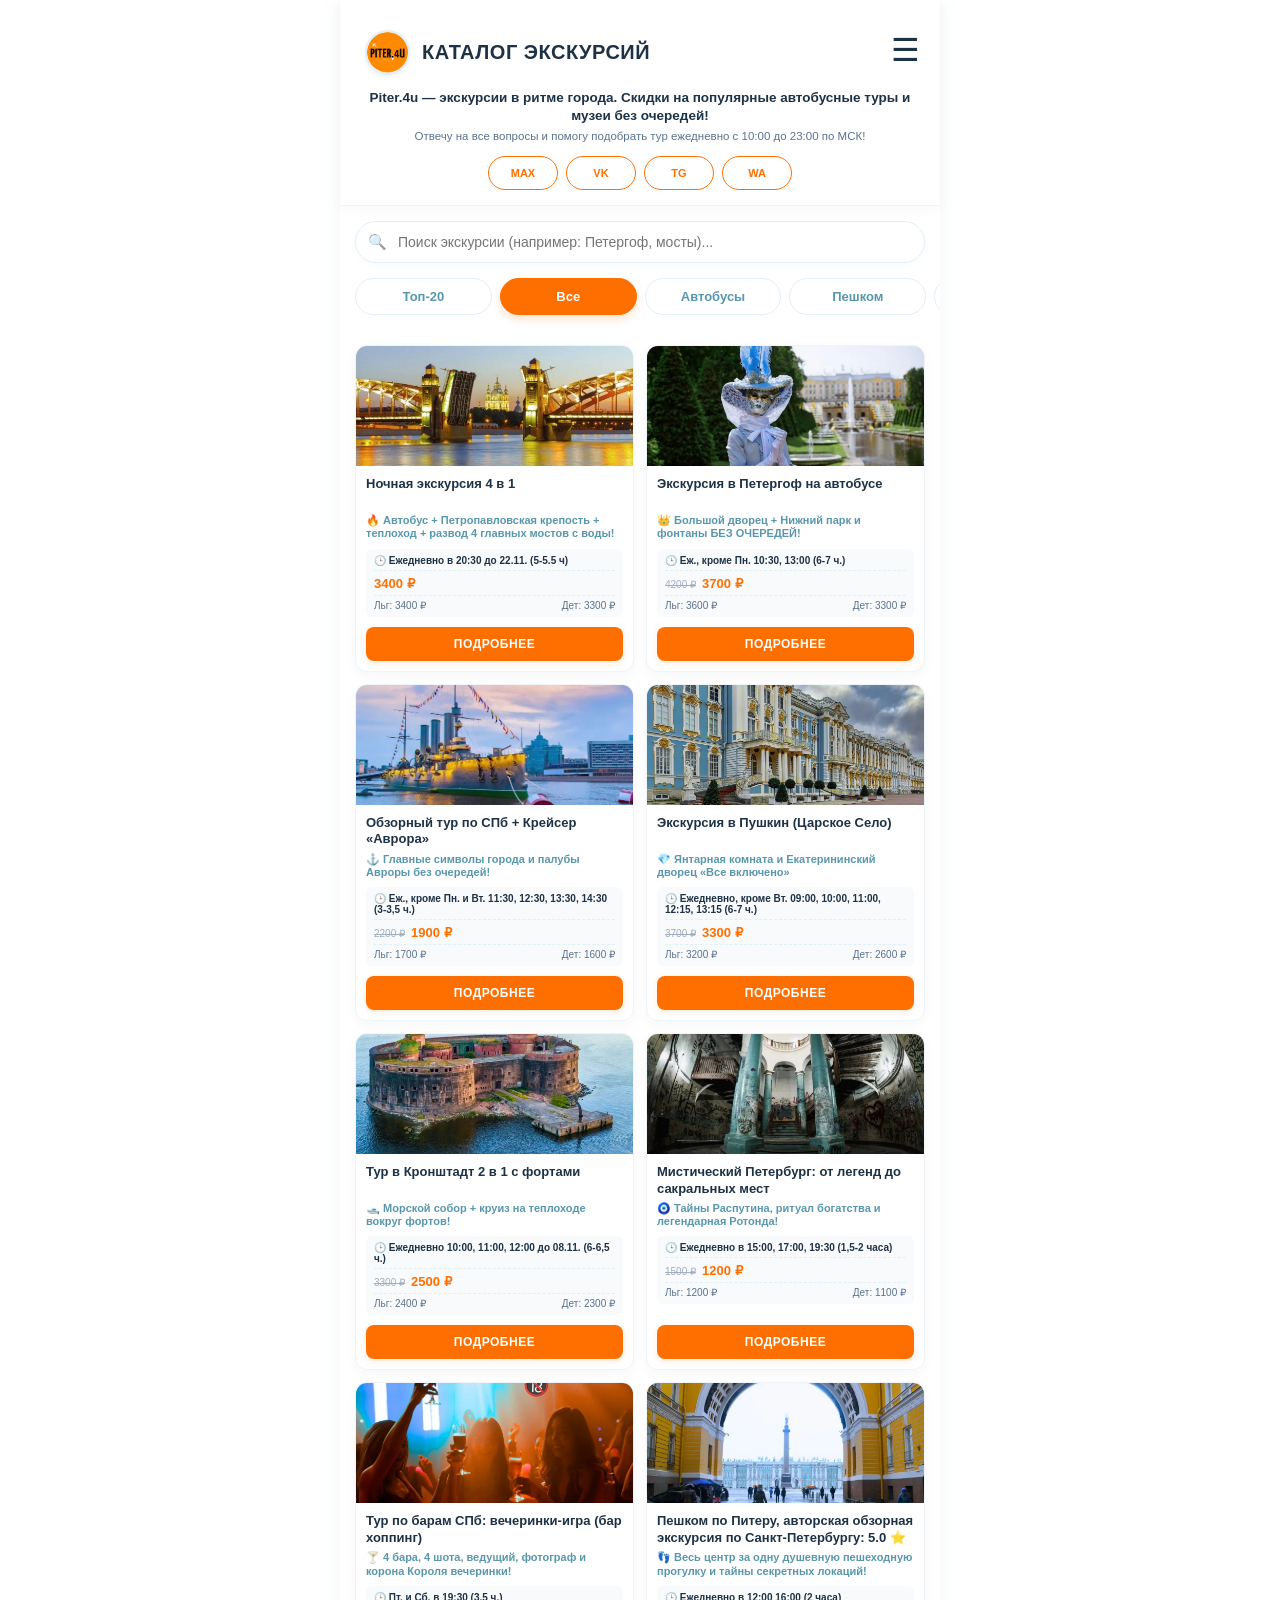
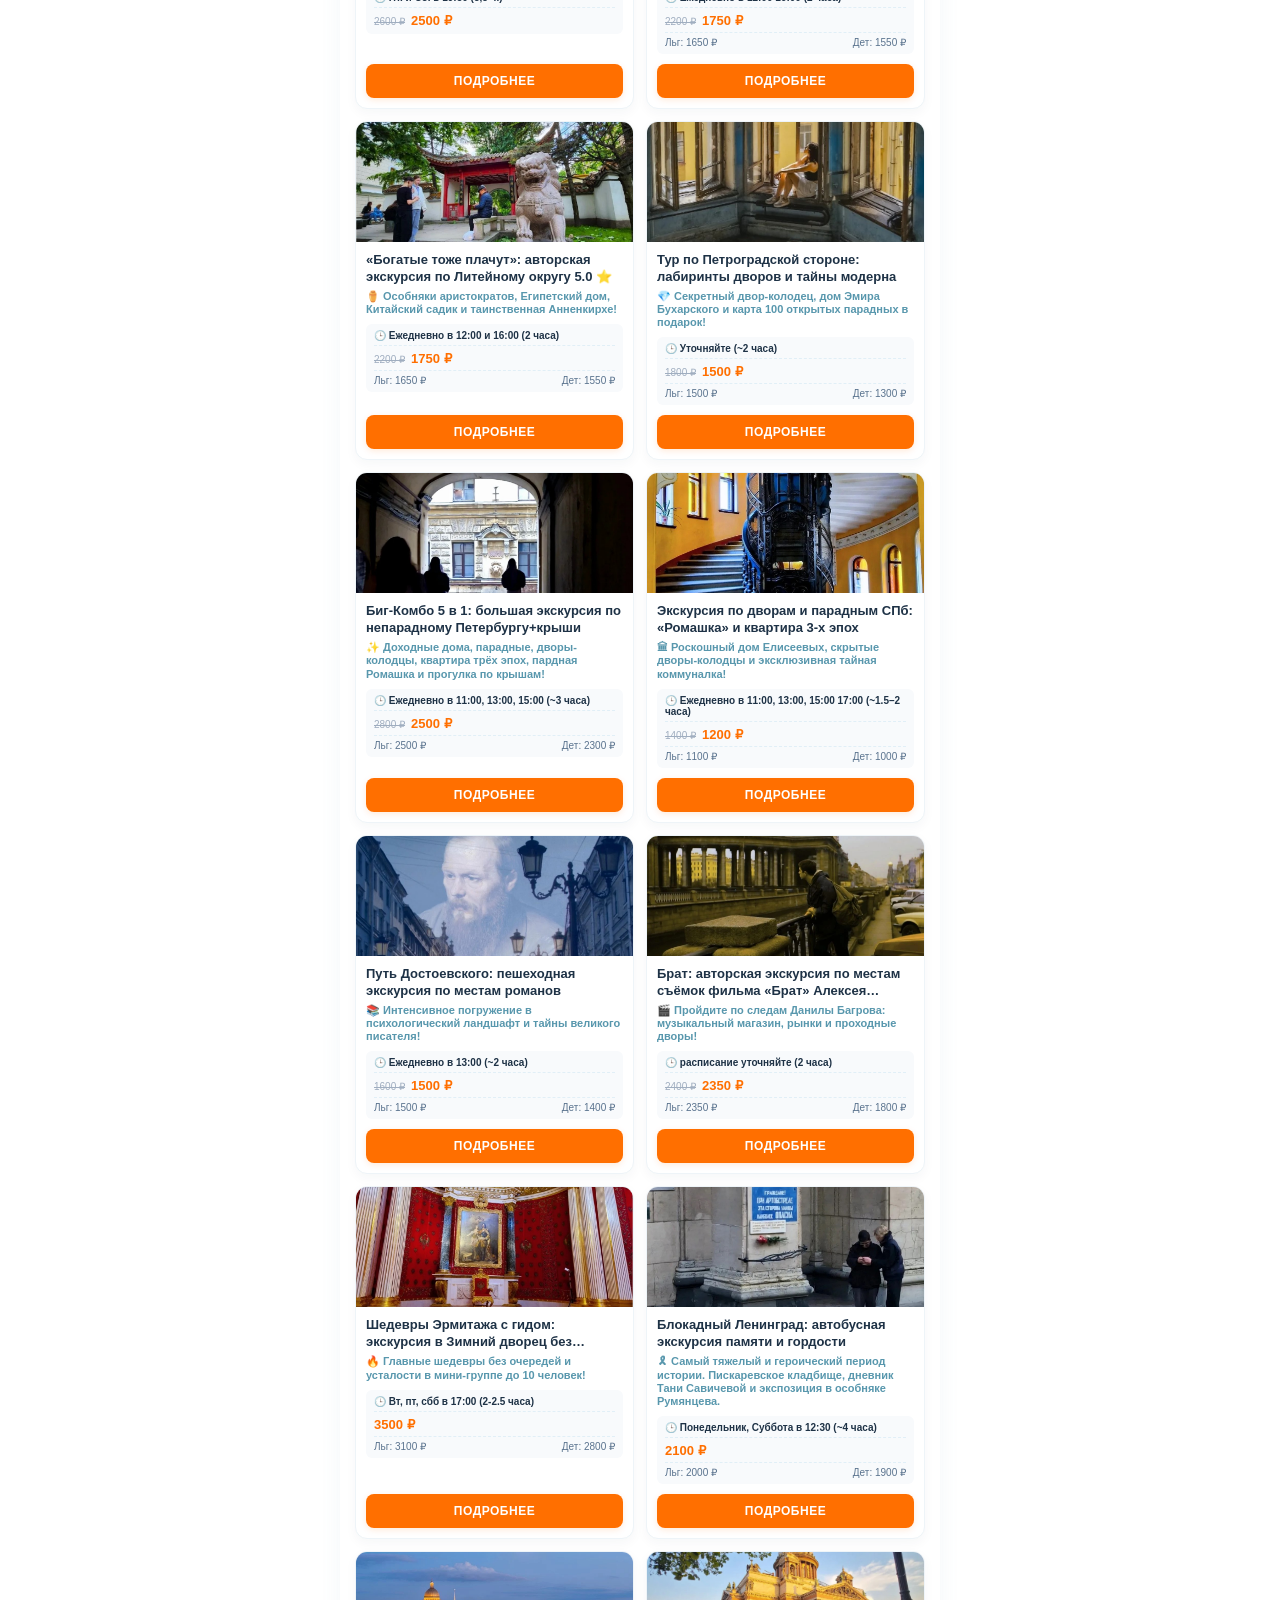
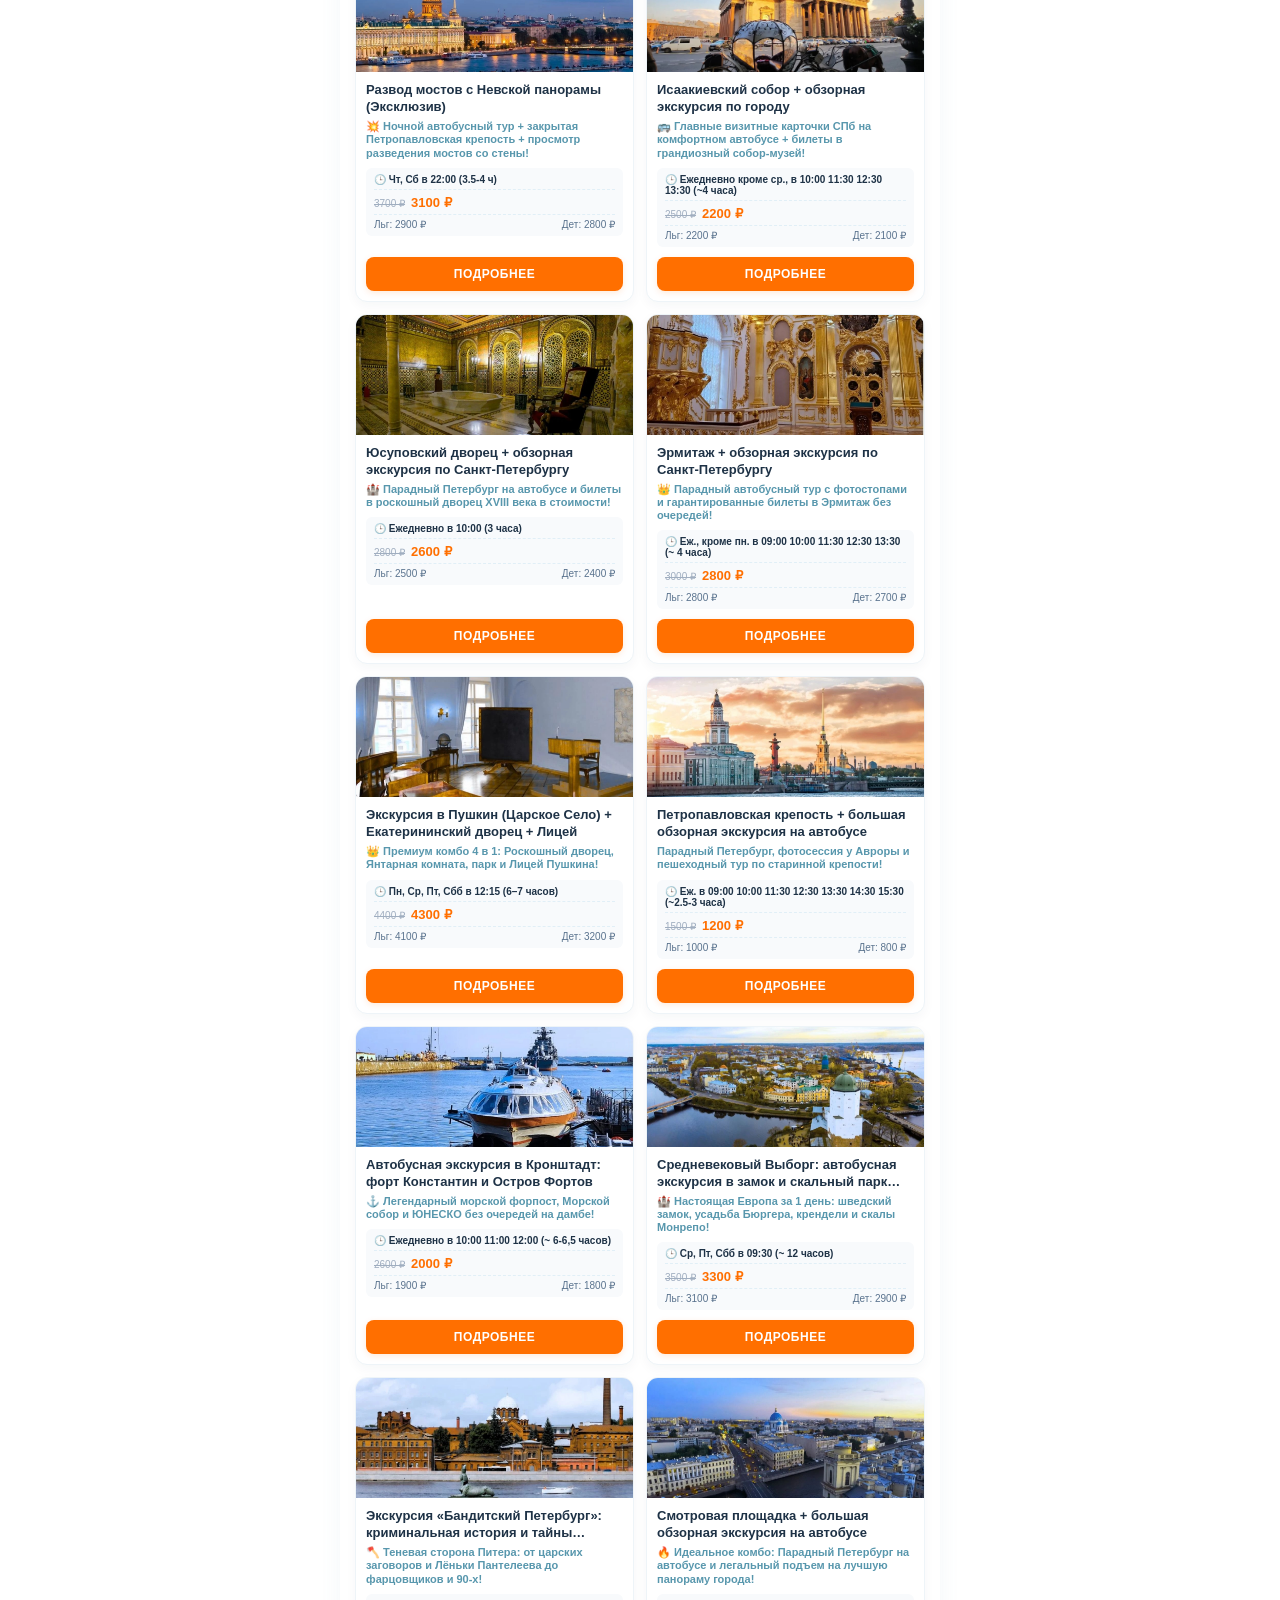
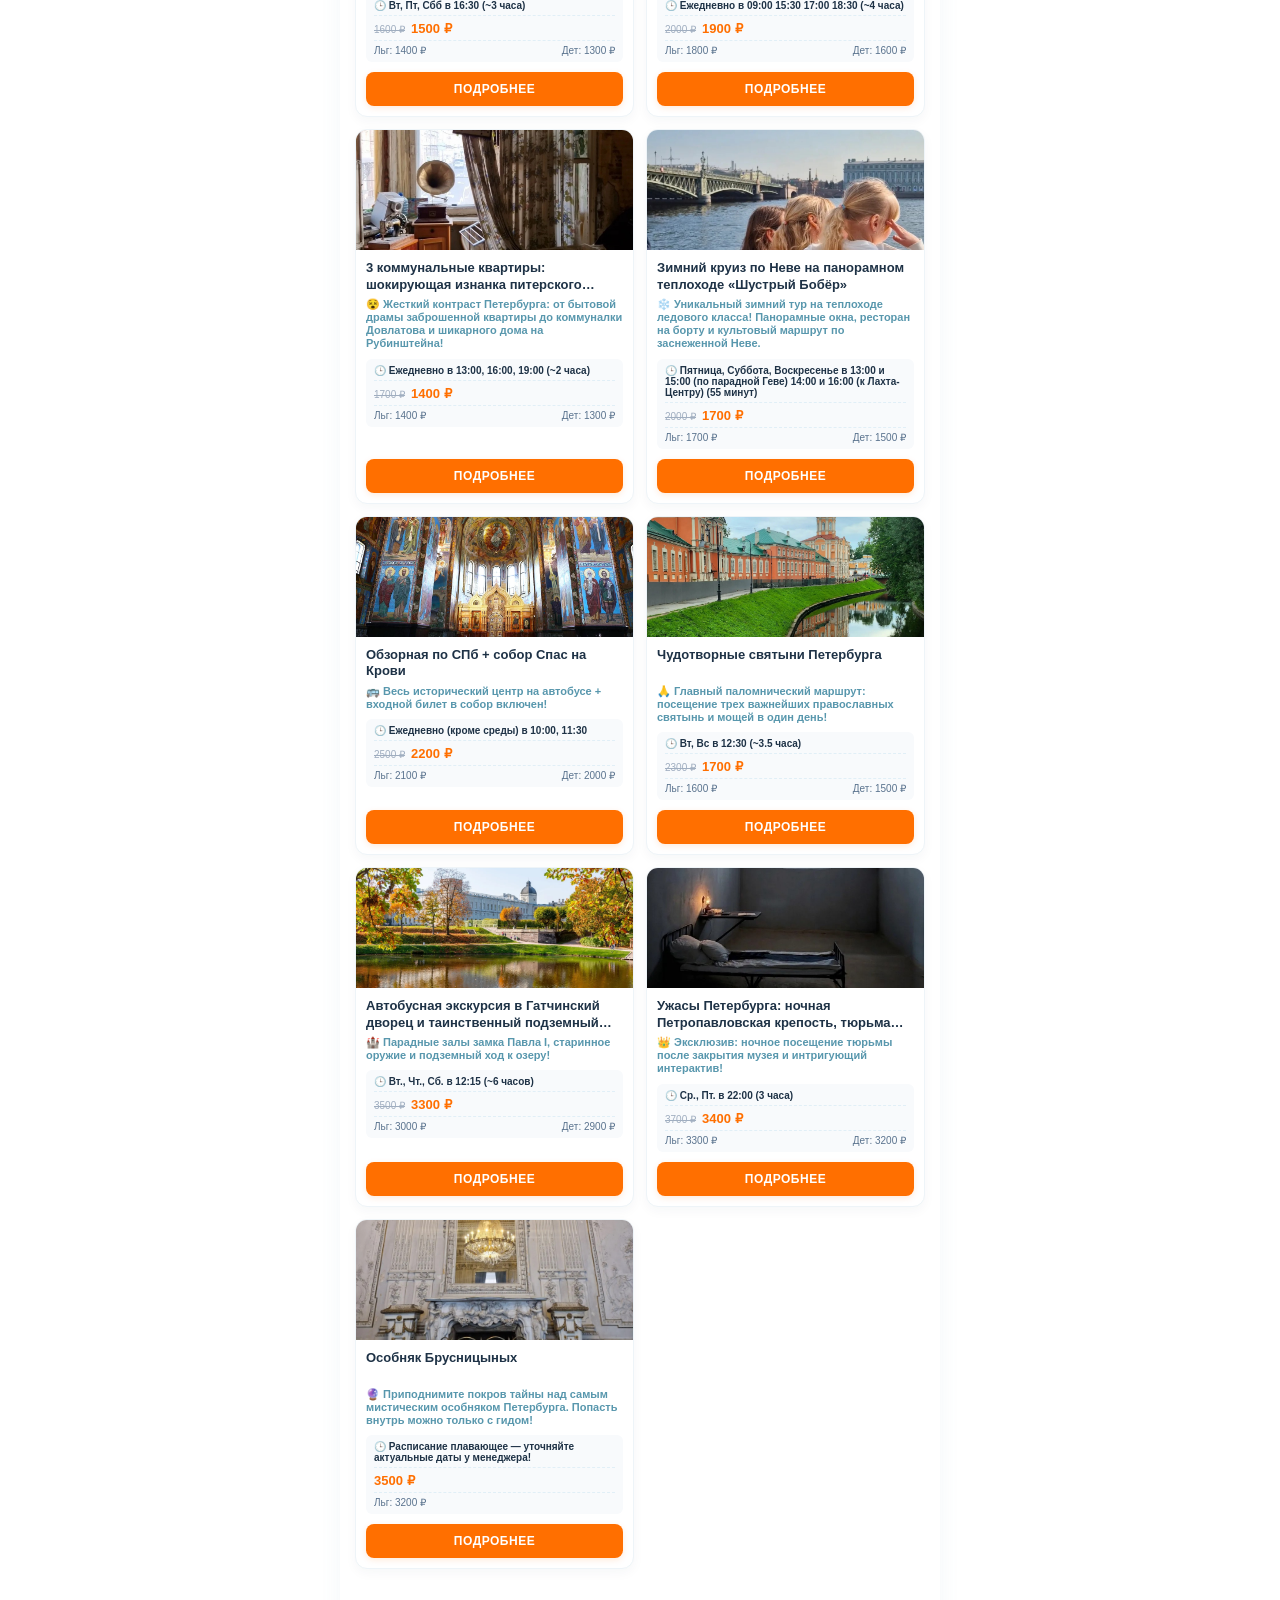
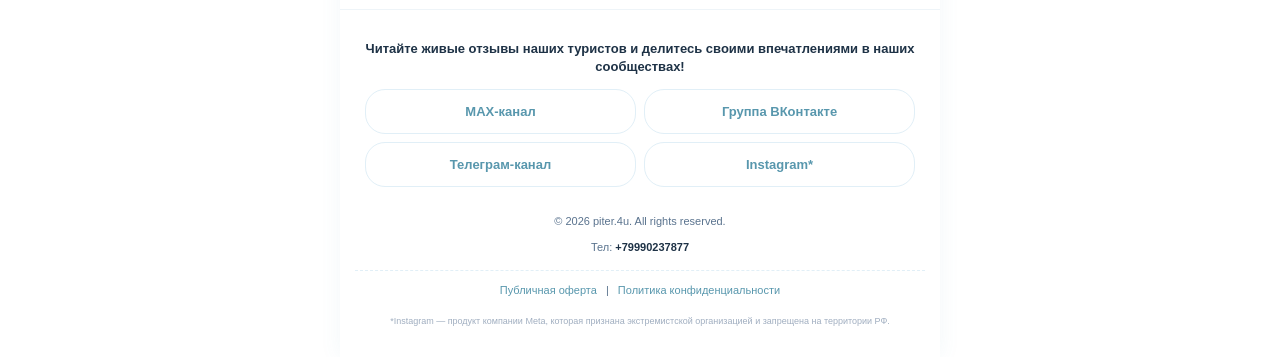
<file: index.html>
<!DOCTYPE html>
<html lang="ru">
<head>
    <meta charset="UTF-8">
    <meta name="viewport" content="width=device-width, initial-scale=1.0">
    <title>Экскурсии по Санкт-Петербургу 2026: купить туры и прогулки в СПб</title>
    <meta name="description" content="Авторские, автобусные и водные экскурсии по Санкт-Петербургу со скидками от piter.4u. Посмотрите развод мостов и парадный Петербург без очередей в кассы!">
    <meta name="keywords" content="экскурсии спб, санкт-петербург экскурсии цены, автобусная экскурсия питер, развод мостов теплоход, piter 4u">
    <link rel="stylesheet" href="style.css">
    <meta name="yandex-verification" content="05939c67518f440a" />
    <meta property="og:title" content="Каталог экскурсий piter.4u в Санкт-Петербурге"> 
    <meta property="og:description" content="Авторские экскурсии по Санкт-Петербургу и Ленинградской области со скидками и без очередей."> 
        <meta property="og:image" content="images/logo.jpg">

</head>
<body>
    <header class="sticky-header">
        <div class="header-top-row" style="padding: 15px 10px 10px 10px; display: flex; align-items: center; justify-content: space-between;">
            <div style="display: flex; align-items: center; gap: 12px;">
                <img src="images/logo.jpg" alt="Piter.4u" style="width: 45px; height: 45px; border-radius: 50%; object-fit: cover; border: 2px solid #e1eff7; flex-shrink: 0; box-shadow: 0 2px 4px rgba(0,0,0,0.05);">
                <h1 style="font-size: 20px; font-weight: 800; text-transform: uppercase; letter-spacing: 0.5px; color: #1e3246; margin: 0;">Каталог экскурсий</h1>
            </div>
            <button class="burger-menu-btn" onclick="toggleMenu()" style="margin: 0;">☰</button>
        </div>


        <div style="text-align: center; margin-bottom: 12px; padding: 0 5px;">
            <p style="font-size: 13.5px; font-weight: 700; color: #1e3246; margin-bottom: 4px; line-height: 1.3;">Piter.4u — экскурсии в ритме города. Скидки на популярные автобусные туры и музеи без очередей!</p>
            <p style="font-size: 11.5px; color: #5a738e; line-height: 1.4; margin-bottom: 0;">Отвечу на все вопросы и помогу подобрать тур ежедневно с 10:00 до 23:00 по МСК!</p>
        </div>
        <div class="header-messengers">
            <a href="https://max.ru/u/f9LHodD0cOLDDAJK2ok8j8zggjrjuSi2a-rssd0Wd91-_QhO4SmZ6cPgoDU" target="_blank" class="m-header-btn" title="MAX">MAX</a>
            <a href="https://vk.me/club223133955" target="_blank" class="m-header-btn" title="ВКонтакте">VK</a>
            <a href="https://t.me/iva1n_f" target="_blank" class="m-header-btn" title="Telegram">TG</a>
            <a href="https://wa.me/qr/NNOEXECQMIRKC1" target="_blank" class="m-header-btn" title="WhatsApp">WA</a>
        </div>
    </header>
    <div id="menuOverlay" class="menu-overlay"></div>
    <div id="sideMenu" class="side-menu">
        <button class="menu-close-btn" onclick="toggleMenu()">&times;</button>
        <div class="accordion-container" style="margin-top:40px;">
            <div class="accordion-item">
                <a href="https://disk.yandex.ru/i/OHue2hAC2_uGPw?embed=1&view=1" target="_blank" class="accordion-header link-only" style="text-decoration:none; display:flex; width:100%;" onclick="toggleMenu()">Каталог катеров</a>
            </div>
            <div class="accordion-item">
                <div class="accordion-header" onclick="toggleAccordion(this)">Будем знакомы</div>
                <div class="accordion-content">
                    <img src="images/me.jpg" alt="Анна" class="menu-avatar">
                    <p style="margin-bottom:8px;font-weight:bold;color:#1e3246;">Приветствую вас! ✨</p>
                    <p style="margin-bottom:8px;">Меня зовут Анна, мне 42 года, я основатель агентства экскурсий <b>piter.4u</b>. За 6 лет в туризме я поняла одно: люди едут в Питер не за датами из Википедии, а за эмоциями и живыми историями. Я создала этот проект, чтобы показать вам город, который искренне люблю сама.</p>
                    <p style="margin-bottom:8px;">Мы с дочкой — вечные исследователи. Каждую неделю тестируем новые экотропы, ищем зеленые парки, заглядываем в секретные дворики и ходим на выставки.</p>
                    <p>Наша команда гидов покажет вам Питер с разных сторон: от «треша» питерских коммуналок до роскоши старинных дворцов. Мы здесь, чтобы вы влюбились в настоящий, живой Петербург!</p>
                </div>
            </div>
            <div class="accordion-item">
                <div class="accordion-header" onclick="toggleAccordion(this)">Как забронировать</div>
                <div class="accordion-content">
                    <p style="font-weight:bold;margin-bottom:4px;color:#1e3246;">Для бронирования от Вас понадобится: </p>
                    <ul style="margin-left:16px;margin-bottom:12px;">
                        <li>Номер телефона</li>
                        <li>Кол-во человек</li>
                        <li>Дата и время экскурсии</li>
                        <li>Email (для чека)</li>
                        <li>ФИО (для автобусных прогулок)</li>
                    </ul>
                    <p style="font-weight:bold;margin-bottom:4px;color:#1e3246;">Оплата и предоплата:</p>
                    <ul style="margin-left:16px;margin-bottom:12px;">
                        <li>Автобусные и теплоходные экскурсии — <b>предоплата 100%</b></li>
                        <li>Пешеходные экскурсии и катера — <b>предоплата от 20% до 50%</b> (на отдельные маршруты 100%) </li>
                        <li>Остаток оплачивается на месте гиду наличными или переводом</li>
                    </ul>
                    <p style="font-weight:bold;margin-bottom:4px;color:#1e3246;">Правила отмены и возврата:</p>
                    <ul style="margin-left:16px;margin-bottom:12px;">
                        <li>Перенос экскурсии (автобус/теплоход) возможен не позднее чем за 24 часа до начала.</li>
                        <li>При отмене менее чем за 24 часа предоплата не возвращается.</li>
                        <li>При возврате удерживается комиссия банка 5%.</li>
                        <li>При опоздании к месту сбора предоплата не возвращается!</li>
                    </ul>
                    <p style="margin-top:8px;font-size:11px;">После оплаты присылаем электронный чек и билет (для автобусных и теплоходных).</p>
                    <p style="margin-top:10px;font-weight:bold;color:#ff6f00;">💬 Для бронирования пишите в удобный мессенджер.</p>
                </div>
            </div>
            <div class="accordion-item">
                <div class="accordion-header" onclick="toggleAccordion(this)">Контакты и реквизиты</div>
                <div class="accordion-content">
                    <p style="margin-bottom:4px;"><b>ИП:</b> Бойко Анна Николаевна</p>
                    <p style="margin-bottom:4px;"><b>ИНН:</b> 470329595100</p>
                    <p style="margin-bottom:4px;"><b>ОГРНИП:</b> 323547600171770</p>
                    <p style="margin-bottom:4px;"><b>Дата рег. ИП:</b> 23.10.2023</p>
                    <p style="margin-bottom:8px;font-size:12px;color:#25d366;font-weight:600;">🧾 После оплаты выдаем электронные чеки.</p>
                    <p><b>Тел для связи:</b>+79990237877</p>
                </div>
            </div>
            <div class="accordion-item">
                <div class="accordion-header" onclick="toggleAccordion(this)">Отзывы</div>
                <div class="accordion-content">
                    <div style="padding: 15px 0;">
                    <p style="margin-bottom: 12px; font-size: 13px; line-height: 1.4;">Мы собираем честные впечатления наших гостей. Вы можете ознакомиться с ними или оставить своё мнение:</p>
                    <div style="display: grid; grid-template-columns: repeat(2, 1fr); gap: 8px; width: 100%;">
                        <a href="https://vk.ru/club223133955?z=album-223133955_298390751" target="_blank" class="m-grid-btn" style="background-color: #5897ad; color: #ffffff !important; border: none; text-align:center; padding:10px; text-decoration:none; display:inline-block; border-radius:6px; font-size: 12px; font-weight:700;">Читать отзывы</a>
                        <a href="vk://vk.com/topic-223133955_67232024" target="_blank" class="m-grid-btn" style="background-color: #ff6f00; color: #ffffff !important; border: none; text-align:center; padding:10px; text-decoration:none; display:inline-block; border-radius:6px; font-size: 12px; font-weight:700;">Оставить отзыв</a>
                    </div>
                </div>
            </div>
                </div>
        </div>
    </div>
    <div class="main-wrapper">
        <div class="search-container">
            <input type="text" id="search-input" placeholder="Поиск экскурсии (например: Петергоф, мосты)..." oninput="handleSearch()">
        </div>
        <div class="filters-container">
            <button class="btn-filter" onclick="filterCatalog('top')">Топ-20</button>
            <button class="btn-filter active" onclick="filterCatalog('all')">Все</button>
            <button class="btn-filter" onclick="filterCatalog('bus')">Автобусы</button>
            <button class="btn-filter" onclick="filterCatalog('walk')">Пешком</button>
            <button class="btn-filter" onclick="filterCatalog('night')">Мосты</button>
            <button class="btn-filter" onclick="filterCatalog('water')">Теплоходы</button>
        </div>
        <main id="catalog" class="catalog-grid"></main>
    </div>
    <div id="modal" class="modal-overlay">
        <div class="modal-box">
            <span class="modal-close" onclick="closeModal()">&times;</span>
            <div id="modal-content"></div>
        </div>
    </div>
    <footer style="text-align:center;padding:30px 15px;margin-top:40px;border-top:1px solid #eef4f8;font-size:11px;color:#5a738e;line-height:1.8;">
        <div style="margin-bottom:25px;padding:0 10px;">
            <p style="font-size:13px;color:#1e3246;font-weight:bold;margin-bottom:12px;line-height:1.4;">Читайте живые отзывы наших туристов и делитесь своими впечатлениями в наших сообществах!</p>
            <div class="footer-social-grid">
                <a href="https://max.ru/id470329595100_biz" target="_blank" class="footer-btn">MAX-канал</a>
                <a href="https://vk.ru/club223133955" target="_blank" class="footer-btn">Группа ВКонтакте</a>
                <a href="https://t.me/piter4uspb" target="_blank" class="footer-btn">Телеграм-канал</a>
                <a href="https://instagram.com/piter.4u" target="_blank" class="footer-btn">Instagram*</a>
            </div>
        </div>
        <p style="margin-bottom:6px;">&copy; 2026 piter.4u. All rights reserved.</p>
        <p style="margin-bottom:12px;">Тел: <a href="tel:+79990237877" style="color:#1e3246;text-decoration:none;font-weight:bold;white-space:nowrap;">+79990237877</a></p>
        <div style="font-size:11px;margin-top:10px;border-top:1px dashed #e1eff7;padding-top:10px;">
            <a href="https://docs.google.com/document/d/1cUJLYDLl0h10ShAJnuHyl-DpLxao0J3kcJwagcy6QfQ/edit?usp=sharing" target="_blank" style="color:#5897ad;text-decoration:none;margin:0 6px;">Публичная оферта</a> | 
            <a href="https://docs.google.com/document/d/1leG0uxu0nW4ce551PH9rDNvISZ493b7Q5ddZq92UPW8/edit?usp=sharing" target="_blank" style="color:#5897ad;text-decoration:none;margin:0 6px;">Политика конфиденциальности</a>
        </div>
        <p style="font-size:9px;color:#a0aec0;margin-top:15px;line-height:1.3;padding:0 10px;">*Instagram — продукт компании Meta, которая признана экстремистской организацией и запрещена на территории РФ.</p>
    </footer>
    <script src="data.js"></script>
    <script src="script.js"></script>
</body>
</html>
</file>
<file: style.css>
*{box-sizing:border-box;margin:0;padding:0;font-family:-apple-system,BlinkMacSystemFont,"Segoe UI",Roboto,sans-serif;} 
body{background-color:#f8fafc;color:#1e3246!important;overflow-x:hidden;max-width:600px!important;margin:0 auto!important;box-shadow:0 0 20px rgba(88,151,173,0.08);background:#ffffff;position:relative;} 
header.sticky-header{position:sticky;top:0;z-index:999;padding:15px;background:rgba(255,255,255,0.95);backdrop-filter:blur(8px);-webkit-backdrop-filter:blur(8px);border-bottom:1px solid #eef4f8;box-shadow:0 4px 12px rgba(30,50,70,0.03);} 
.header-top-row{display:flex;align-items:center;justify-content:center;position:relative;width:100%;margin-bottom:4px;} 
header h1{font-size:20px;font-weight:800;color:#1e3246!important;letter-spacing:-0.3px;text-align:center;} 
.burger-menu-btn{position:absolute;right:0;top:50%;transform:translateY(-50%);background:transparent;border:none;font-size:32px;cursor:pointer;color:#1e3246;padding:5px;line-height:1;-webkit-tap-highlight-color:transparent;} 
header p{font-size:13px;color:#5a738e;margin-bottom:12px;text-align:center;} 
.header-messengers{display:flex;justify-content:center;gap:8px;} 
.m-header-btn{display:flex;align-items:center;justify-content:center;flex:1;max-width:70px;height:34px;border-radius:20px;font-size:11px;font-weight:700;text-decoration:none;color:#ff6f00!important;border:1.5px solid #ff6f00;background:transparent;transition:all 0.2s ease;} 
.m-header-btn:active{transform:scale(0.95);background-color:rgba(255,111,0,0.05);} 
.main-wrapper{padding-top:15px;} 
.search-container{width:100%!important;padding:0 15px!important;margin-bottom:15px!important;position:relative;} 
#search-input{width:100%!important;padding:12px 18px 12px 42px;border:1.5px solid #e1eff7;border-radius:25px;font-size:14px;color:#1e3246;background:#ffffff;outline:none;box-shadow:0 2px 6px rgba(88,151,173,0.04);transition:all 0.2s ease;-webkit-appearance:none;appearance:none;} 
.search-container::before{content:"🔍";position:absolute;left:28px;top:50%;transform:translateY(-50%);font-size:15px;pointer-events:none;opacity:0.6;} 
#search-input:focus{border-color:#ff6f00!important;box-shadow:0 4px 12px rgba(255,111,0,0.1)!important;} 

/* ЛЕНТА ФИЛЬТРОВ И НАСТРОЙКА КНОПОК (ВЫШЕ И УЖЕ) */
.filters-container{display:flex!important;gap:8px!important;padding:0 15px 15px 15px!important;margin-bottom:15px!important;overflow-x:auto!important;white-space:nowrap!important;width:100%!important;-webkit-overflow-scrolling:touch;} 
.filters-container::-webkit-scrollbar{display:none;} 
.btn-filter{display:inline-block!important;background-color:transparent;color:#5897ad;border:1.5px solid #e1eff7;padding:10px 14px!important;border-radius:20px;font-size:13px!important;font-weight:600;text-align:center!important;cursor:pointer;transition:all 0.2s ease;flex-shrink:0;-webkit-tap-highlight-color:transparent;min-width:24%!important;text-align: center !important;} 
.btn-filter.active{background-color:#ff6f00;color:#ffffff;border-color:#ff6f00;box-shadow:0 4px 10px rgba(255,111,0,0.2);} 

.catalog-grid{display:grid;grid-template-columns:repeat(2,1fr)!important;gap:12px!important;padding:0 15px!important;width:100%!important;} 
.card{background:#ffffff;border-radius:12px;overflow:hidden;border:1px solid #eef4f8;box-shadow:0 4px 12px rgba(30,50,70,0.04);display:flex;flex-direction:column;width:100%;transition:transform 0.2s ease;} 
.card:active{transform:scale(0.98);}
.card-img{width:100%;height:120px;object-fit:cover;} 
.card-content{padding:10px;display:flex;flex-direction:column;flex-grow:1;} 
.card-title{font-size:13px;font-weight:700;color:#1e3246!important;line-height:1.3;margin-bottom:4px;height:34px;display:-webkit-box;-webkit-line-clamp:2;-webkit-box-orient:vertical;overflow:hidden;} 
.card-trigger{font-size:11px;color:#5897ad;font-weight:600;line-height:1.2;margin-bottom:8px;} 
.price-container{background:#f8fafc;padding:6px 8px;border-radius:6px;margin-bottom:10px;} 
.price-old{font-size:10px;color:#a0aec0;text-decoration:line-through;} 
.price-highlight{font-size:13px;font-weight:700;color:#ff6f00;margin-top:1px;} 
.price-details{font-size:10px;color:#5a738e!important;margin-top:4px;border-top:1px dashed #e1eff7;padding-top:4px;display:flex;justify-content:space-between;} 
.card-buttons{margin-top:auto;width:100%;} 
.btn-book{width:100%;text-align:center;background-color:#ff6f00;color:#ffffff;text-decoration:none;padding:10px 4px;border-radius:8px;font-weight:800;font-size:12px;letter-spacing:0.5px;text-transform:uppercase;box-shadow:0 2px 6px rgba(255,111,0,0.15);display:block;} 
.side-menu{position:fixed;top:-100%;left:50%;transform:translateX(-50%);width:100%;max-width:600px;height:auto;max-height:85vh;background:#ffffff;z-index:1001;box-shadow:0 10px 30px rgba(0,0,0,0.15);transition:top 0.3s ease;padding:20px;border-bottom-left-radius:20px;border-bottom-right-radius:20px;overflow-y:auto;display:block!important;} 
.side-menu.active{top:0;right:auto;} 
.menu-overlay{position:fixed;top:0;left:0;width:100%;height:100%;background:rgba(15,23,42,0.5);z-index:1000;opacity:0;visibility:hidden;transition:all 0.3s ease;} 
.menu-overlay.active{opacity:1;visibility:visible;} 
.menu-close-btn{background:transparent;border:none;font-size:36px;color:#a0aec0;cursor:pointer;float:right;margin-bottom:10px;line-height:1;padding:0 5px;-webkit-tap-highlight-color:transparent;} 
.menu-avatar{width:70px!important;height:70px!important;border-radius:50%!important;object-fit:cover!important;display:block!important;margin-bottom:10px!important;background:#e1eff7!important;} 
.accordion-container{display:flex;flex-direction:column;gap:12px;} 
.accordion-item{border:1px solid #eef4f8;border-radius:10px;overflow:hidden;background:#f8fafc;} 
.accordion-header{padding:14px 16px;font-size:13px;font-weight:700;color:#1e3246;cursor:pointer;display:flex;justify-content:space-between;align-items:center;background:#ffffff;user-select:none;text-transform:uppercase;letter-spacing:0.3px;} 
.accordion-header::after{content:"▼";font-size:10px;color:#5897ad;transition:transform 0.2s ease;} 
.accordion-item.active .accordion-header::after{transform:rotate(180deg);} 

/* Правило, убирающее стрелочку у прямых ссылок в меню (каталог катеров) */
.accordion-header.link-only::after { content: none !important; }
.site-logo-circle {
    width: 32px;
    height: 32px;
    border-radius: 50%;
    object-fit: cover;
    border: 1px solid #e1eff7;
    flex-shrink: 0;
}

.accordion-content{max-height:0;overflow:hidden;transition:all 0.3s ease;padding:0 16px;font-size:13px;color:#4a5568;line-height:1.5;} 
.accordion-item.active .accordion-content{max-height:2000px;padding:14px 16px;border-top:1px solid #eef4f8;} 
.modal-overlay{position:fixed;top:0;left:0;width:100%;height:100%;background:rgba(15,23,42,0.6);backdrop-filter:blur(4px);display:flex;justify-content:center;align-items:center;z-index:1000;opacity:0;visibility:hidden;transition:all 0.2s ease;} 
.modal-overlay.active{opacity:1;visibility:visible;} 
.modal-box{background:#ffffff;padding:20px;border-radius:16px;max-width:480px;width:92%;max-height:85vh;overflow-y:auto;position:relative;} 
.modal-close{position:absolute;top:12px;right:16px;font-size:24px;color:#a0aec0;cursor:pointer;} 
.modal-desc-text{font-size:14px;color:#4a5568!important;line-height:1.5;white-space:pre-line;margin-top:12px;} 
.modal-booking-grid{display:grid;grid-template-columns:repeat(2,1fr);gap:8px;width:100%;} 
.m-grid-btn{display:flex;align-items:center;justify-content:center;padding:12px 5px;border-radius:8px;font-size:13px;font-weight:700;text-decoration:none;text-align:center;} 
.footer-social-grid{display:grid;grid-template-columns:repeat(2,1fr);gap:8px;margin-top:10px;} 
.footer-btn{display:block;text-align:center;padding:10px;border:1.5px solid #e1eff7;border-radius:20px;color:#5897ad!important;text-decoration:none;font-weight:700;font-size:13px;} 
@media (max-width:400px){.catalog-grid{gap:8px!important;padding:0 10px!important;}.card-title{font-size:12px;height:32px;}.btn-book{font-size:11px;padding:8px 2px;}}
</file>
